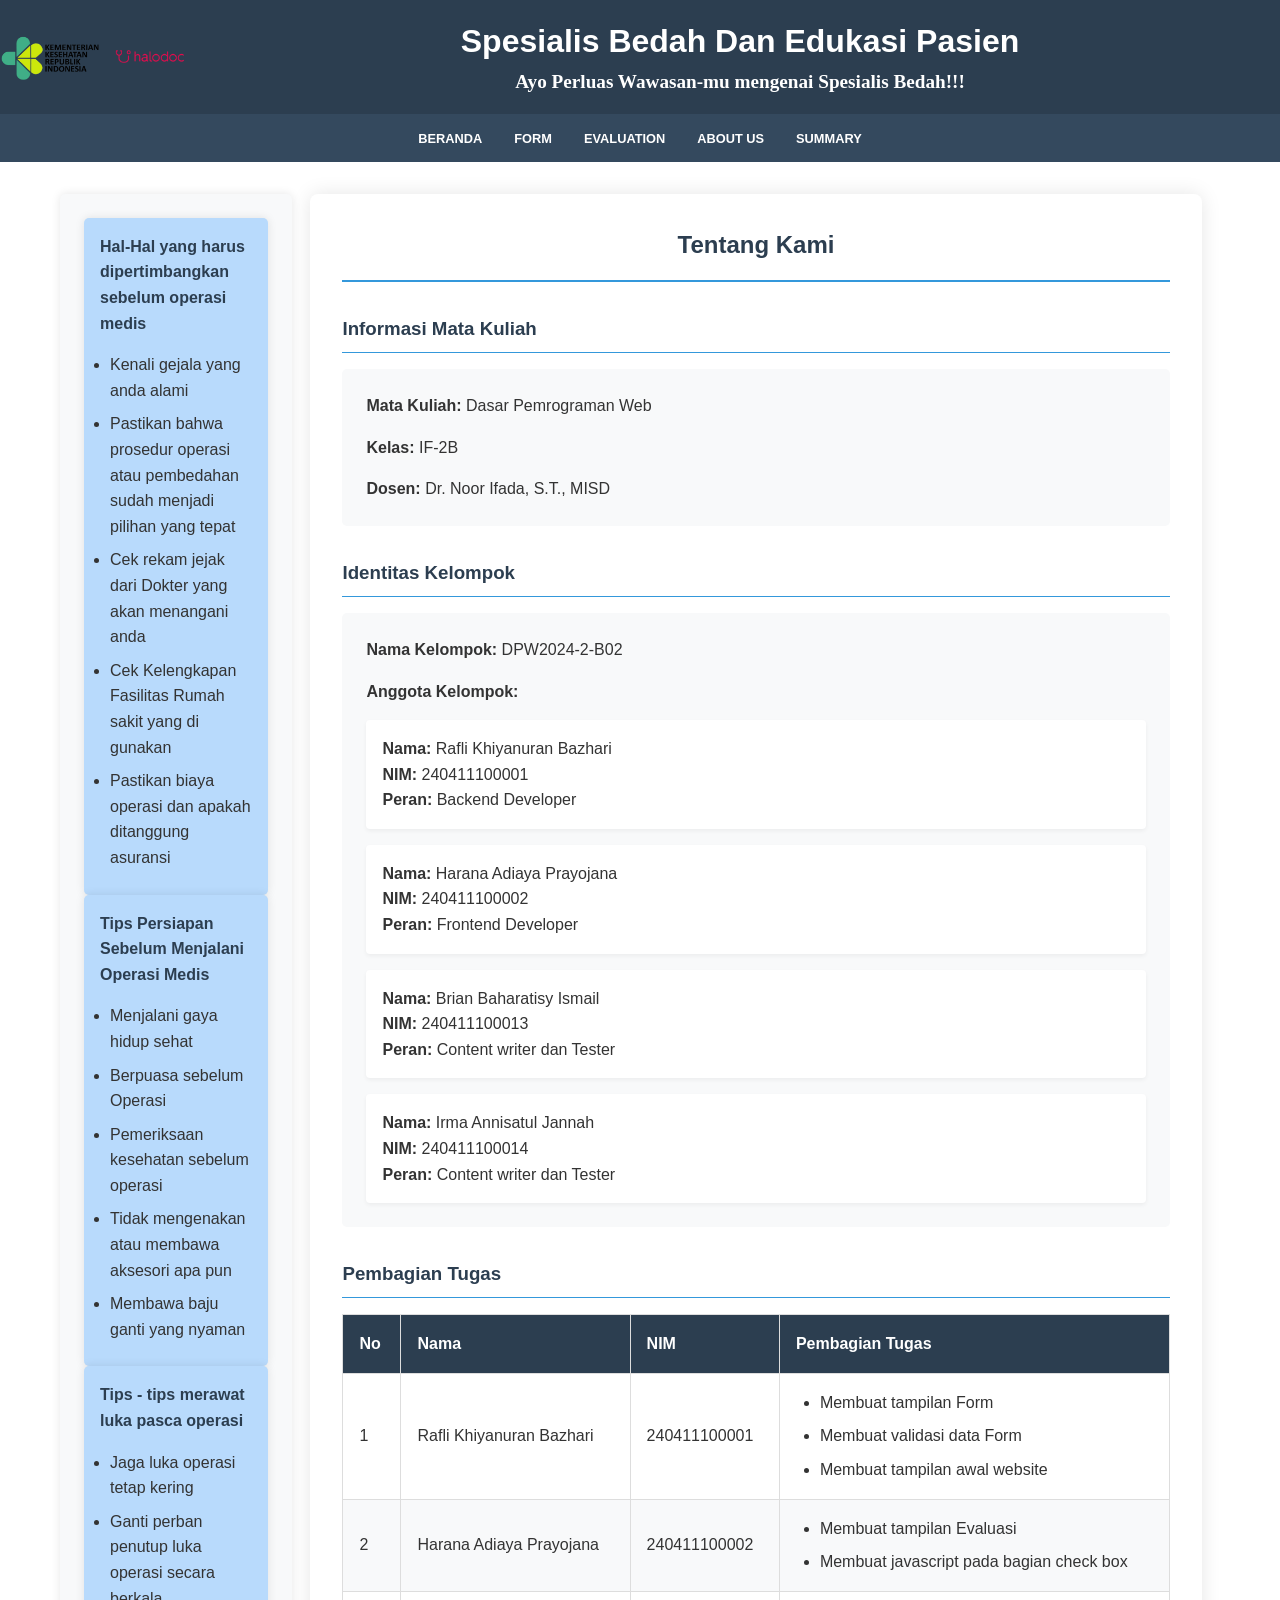
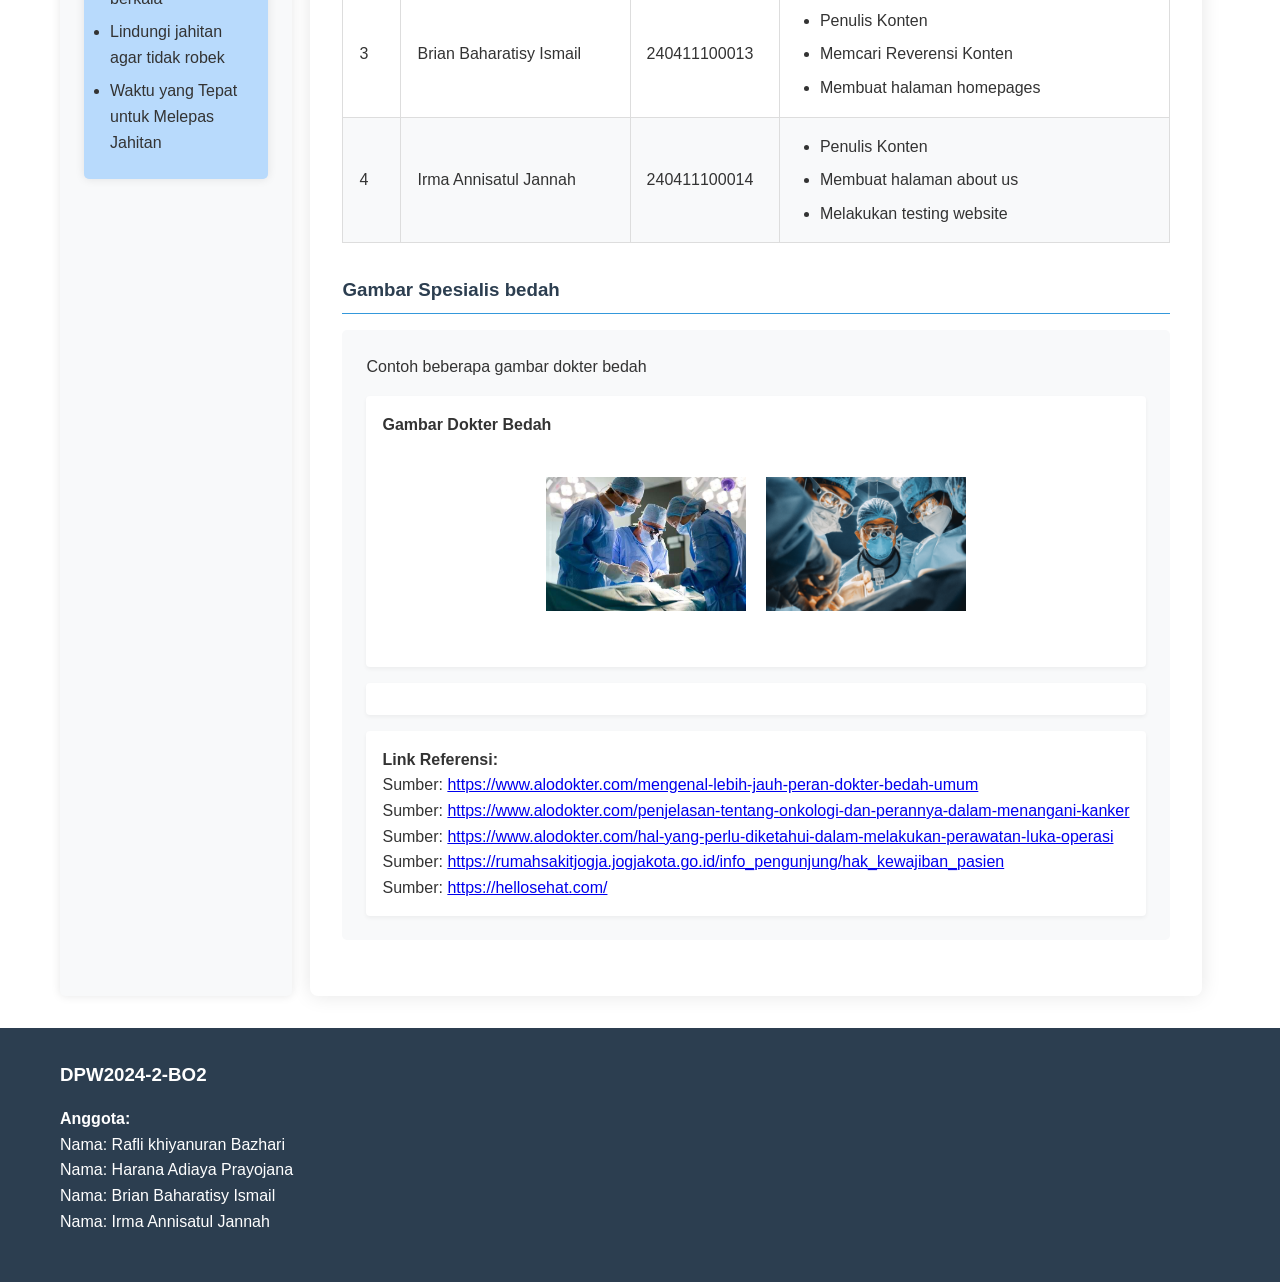
<file: about.html>
<!DOCTYPE html>
<html lang="id">
<head>
    <meta charset="UTF-8">
    <meta name="viewport" content="width=device-width, initial-scale=1.0">
    <meta name="description" content="Deskripsi tentang kami, informasi mata kuliah, identitas kelompok, dan pembagian tugas.">
    <title>Tentang Kami - Spesialis Bedah</title>
    <link rel="stylesheet" href="css/style.css">
    <link rel="stylesheet" href="css/about.css">
</head>
<body>
    <!-- Header -->
    <header class="header">
        <img src="images/logo_kemenkes-removebg-preview.png" alt="Logo Kemenkes" class="logo-kemenkes">
        <img src="images/logohalodoc-removebg-preview.png" alt="Logo Halodoc" class="logo-halodoc">
        <div class="container">
            <div class="text">
                <h1>Spesialis Bedah Dan Edukasi Pasien</h1>
                <h3>Ayo Perluas Wawasan-mu mengenai Spesialis Bedah!!!</h3>
            </div>
        </div>
    </header>

    <!-- Menu Navigasi -->
    <nav class="main-menu">
        <div class="container">
            <ul>
                <li><a href="index.html">BERANDA</a></li>
                <li><a href="form.html">FORM</a></li>
                <li><a href="evaluation.html">EVALUATION</a></li>
                <li><a href="about.html">ABOUT US</a></li>
                <li><a href="summary.html">SUMMARY</a></li>
            </ul>
        </div>
    </nav>

    <!-- Konten Utama -->
    <main class="main-content">
        <div class="container">
            <div class="content-wrapper">
                <!--SideBarr-->
                <aside class="sidebar">
                    <div class="sidebar-box">
                        <div class="widget">
                            <h4>Hal-Hal yang harus dipertimbangkan sebelum operasi medis</h4>
                            <ul style="list-style-type:disc; padding-left:10px;">
                                <li>Kenali gejala yang anda alami</li>
                                <li>Pastikan bahwa prosedur operasi atau pembedahan sudah menjadi pilihan yang tepat</li>
                                <li>Cek rekam jejak dari Dokter yang akan menangani anda</li>
                                <li>Cek Kelengkapan Fasilitas Rumah sakit yang di gunakan</li>
                                <li>Pastikan biaya operasi dan apakah ditanggung asuransi</li>
                            </ul>
                        </div>
                    </div>
                    <div class="sidebar-box">
                        <div class="widget">
                            <h4>Tips Persiapan Sebelum Menjalani Operasi Medis</h4>
                            <ul style="list-style-type:disc; padding-left:10px;">
                                <li>Menjalani gaya hidup sehat</li>
                                <li>Berpuasa sebelum Operasi</li>
                                <li>Pemeriksaan kesehatan sebelum operasi</li>
                                <li>Tidak mengenakan atau membawa aksesori apa pun</li>
                                <li>Membawa baju ganti yang nyaman</li>
                            </ul>
                        </div>
                    </div>
                    <div class="sidebar-box">
                        <div class="widget">
                            <h4>Tips - tips merawat luka pasca operasi</h4>   
                             <ul style="list-style-type:disc; padding-left:10px;">
                                <li>Jaga luka operasi tetap kering</li>
                                <li>Ganti perban penutup luka operasi secara berkala</li>
                                <li>Lindungi jahitan agar tidak robek</li>
                                <li>Waktu yang Tepat untuk Melepas Jahitan</li>
                            </ul>
                        </div>
                    </div>
                </aside>
                <div class="about-container">
                    <h2>Tentang Kami</h2>
                    
                    <!-- Informasi Mata Kuliah -->
                    <section class="course-info">
                        <h3>Informasi Mata Kuliah</h3>
                        <div class="info-card">
                            <p><strong>Mata Kuliah:</strong> Dasar Pemrograman Web</p>
                            <p><strong>Kelas:</strong> IF-2B</p>
                            <p><strong>Dosen:</strong> Dr. Noor Ifada, S.T., MISD</p>
                        </div>
                    </section>

                    <!-- Identitas Kelompok -->
                    <section class="team-info">
                        <h3>Identitas Kelompok</h3>
                        <div class="info-card">
                            <p><strong>Nama Kelompok:</strong> DPW2024-2-B02</p>
                            <p><strong>Anggota Kelompok:</strong></p>
                            <ul class="member-list">
                                <li>
                                    <strong>Nama:</strong> Rafli Khiyanuran Bazhari<br>
                                    <strong>NIM:</strong> 240411100001<br>
                                    <strong>Peran:</strong> Backend Developer
                                </li>
                                <li>
                                    <strong>Nama:</strong> Harana Adiaya Prayojana<br>
                                    <strong>NIM:</strong> 240411100002<br>
                                    <strong>Peran:</strong> Frontend Developer
                                </li>
                                <li>
                                    <strong>Nama:</strong> Brian Baharatisy Ismail<br>
                                    <strong>NIM:</strong> 240411100013<br>
                                    <strong>Peran:</strong> Content writer dan Tester
                                </li>
                                <li>
                                    <strong>Nama:</strong> Irma Annisatul Jannah<br>
                                    <strong>NIM:</strong> 240411100014<br>
                                    <strong>Peran:</strong> Content writer dan Tester
                                </li>
                            </ul>
                        </div>
                    </section>

                    <!-- Pembagian Tugas -->
                    <section class="task-distribution">
                        <h3>Pembagian Tugas</h3>
                        <table class="task-table">
                            <thead>
                                <tr>
                                    <th>No</th>
                                    <th>Nama</th>
                                    <th>NIM</th>
                                    <th>Pembagian Tugas</th>
                                </tr>
                            </thead>
                            <tbody>
                                <tr>
                                    <td>1</td>
                                    <td>Rafli Khiyanuran Bazhari</td>
                                    <td>240411100001</td>
                                    <td>
                                        <ul>
                                            <li>Membuat tampilan Form</li>
                                            <li>Membuat validasi data Form </li>
                                            <li>Membuat tampilan awal website</li>
                                        </ul>
                                    </td>
                                </tr>
                                <tr>
                                    <td>2</td>
                                    <td>Harana Adiaya Prayojana</td>
                                    <td>240411100002</td>
                                    <td>
                                        <ul>
                                            <li>Membuat tampilan Evaluasi</li>
                                            <li>Membuat javascript pada bagian check box</li>
                                        </ul>
                                    </td>
                                </tr>
                                <tr>
                                    <td>3</td>
                                    <td>Brian Baharatisy Ismail</td>
                                    <td>240411100013</td>
                                    <td>
                                        <ul>
                                            <li>Penulis Konten</li>
                                            <li>Memcari Reverensi Konten</li>
                                            <li>Membuat halaman homepages</li>
                                        </ul>
                                    </td>
                                </tr>
                                    <tr>
                                    <td>4</td>
                                    <td>Irma Annisatul Jannah</td>
                                    <td>240411100014</td>
                                    <td>
                                        <ul>
                                            <li>Penulis Konten  </li>
                                            <li>Membuat halaman about us</li>
                                            <li>Melakukan testing website</li>
                                        </ul>
                                    </td>
                                </tr>
                            </tbody>
                        </table>
                    </section>

                    <!-- Sumber Gambar/Video -->
                    <section class="resources">
                        <h3>Gambar Spesialis bedah</h3>
                        <div class="info-card">
                            <p>Contoh beberapa gambar dokter bedah</p>
                            <ul class="resource-list">
                                <li>
                                    <strong>Gambar Dokter Bedah</strong><br>
                                    <div class="image-container">
                                        <img src="images/operasi2.jpg" alt="logooperasi" class="image-container">
                                        <img src="images/operasi.png" alt="logooperasi2" class="image-container">
                                    </div>
                                </li>
                                <li>
                                <li>
                                    <strong>Link Referensi:</strong><br>
                                    Sumber: <a href="https://www.alodokter.com/mengenal-lebih-jauh-peran-dokter-bedah-umum">https://www.alodokter.com/mengenal-lebih-jauh-peran-dokter-bedah-umum</a>
                                    <br>
                                    Sumber: <a href="https://www.alodokter.com/penjelasan-tentang-onkologi-dan-perannya-dalam-menangani-kanker">https://www.alodokter.com/penjelasan-tentang-onkologi-dan-perannya-dalam-menangani-kanker</a>
                                    <br>
                                    Sumber: <a href="https://www.alodokter.com/hal-yang-perlu-diketahui-dalam-melakukan-perawatan-luka-operasi">https://www.alodokter.com/hal-yang-perlu-diketahui-dalam-melakukan-perawatan-luka-operasi</a>
                                    <br>
                                    Sumber: <a href="https://rumahsakitjogja.jogjakota.go.id/info_pengunjung/hak_kewajiban_pasien">https://rumahsakitjogja.jogjakota.go.id/info_pengunjung/hak_kewajiban_pasien</a>
                                    <br>
                                    Sumber: <a href="https://hellosehat.com/">https://hellosehat.com/</a>
                                </li>
                            </ul>
                        </div>
                    </section>
                </div>
            </div>
        </div>
    </main>

    <!-- Footer -->
    <footer class="footer">
        <div class="container">
            <div class="footer-content">
                <div class="footer-section">
                    <h3>DPW2024-2-BO2</h3>
                    <b>Anggota:</b>
                    <p>Nama: Rafli khiyanuran Bazhari</p>
                    <p>Nama: Harana Adiaya Prayojana</p>
                    <p>Nama: Brian Baharatisy Ismail</p>
                    <p>Nama: Irma Annisatul Jannah</p>
                </div>
            </div>
        </div>
    </footer>
</body>
</html>
</file>
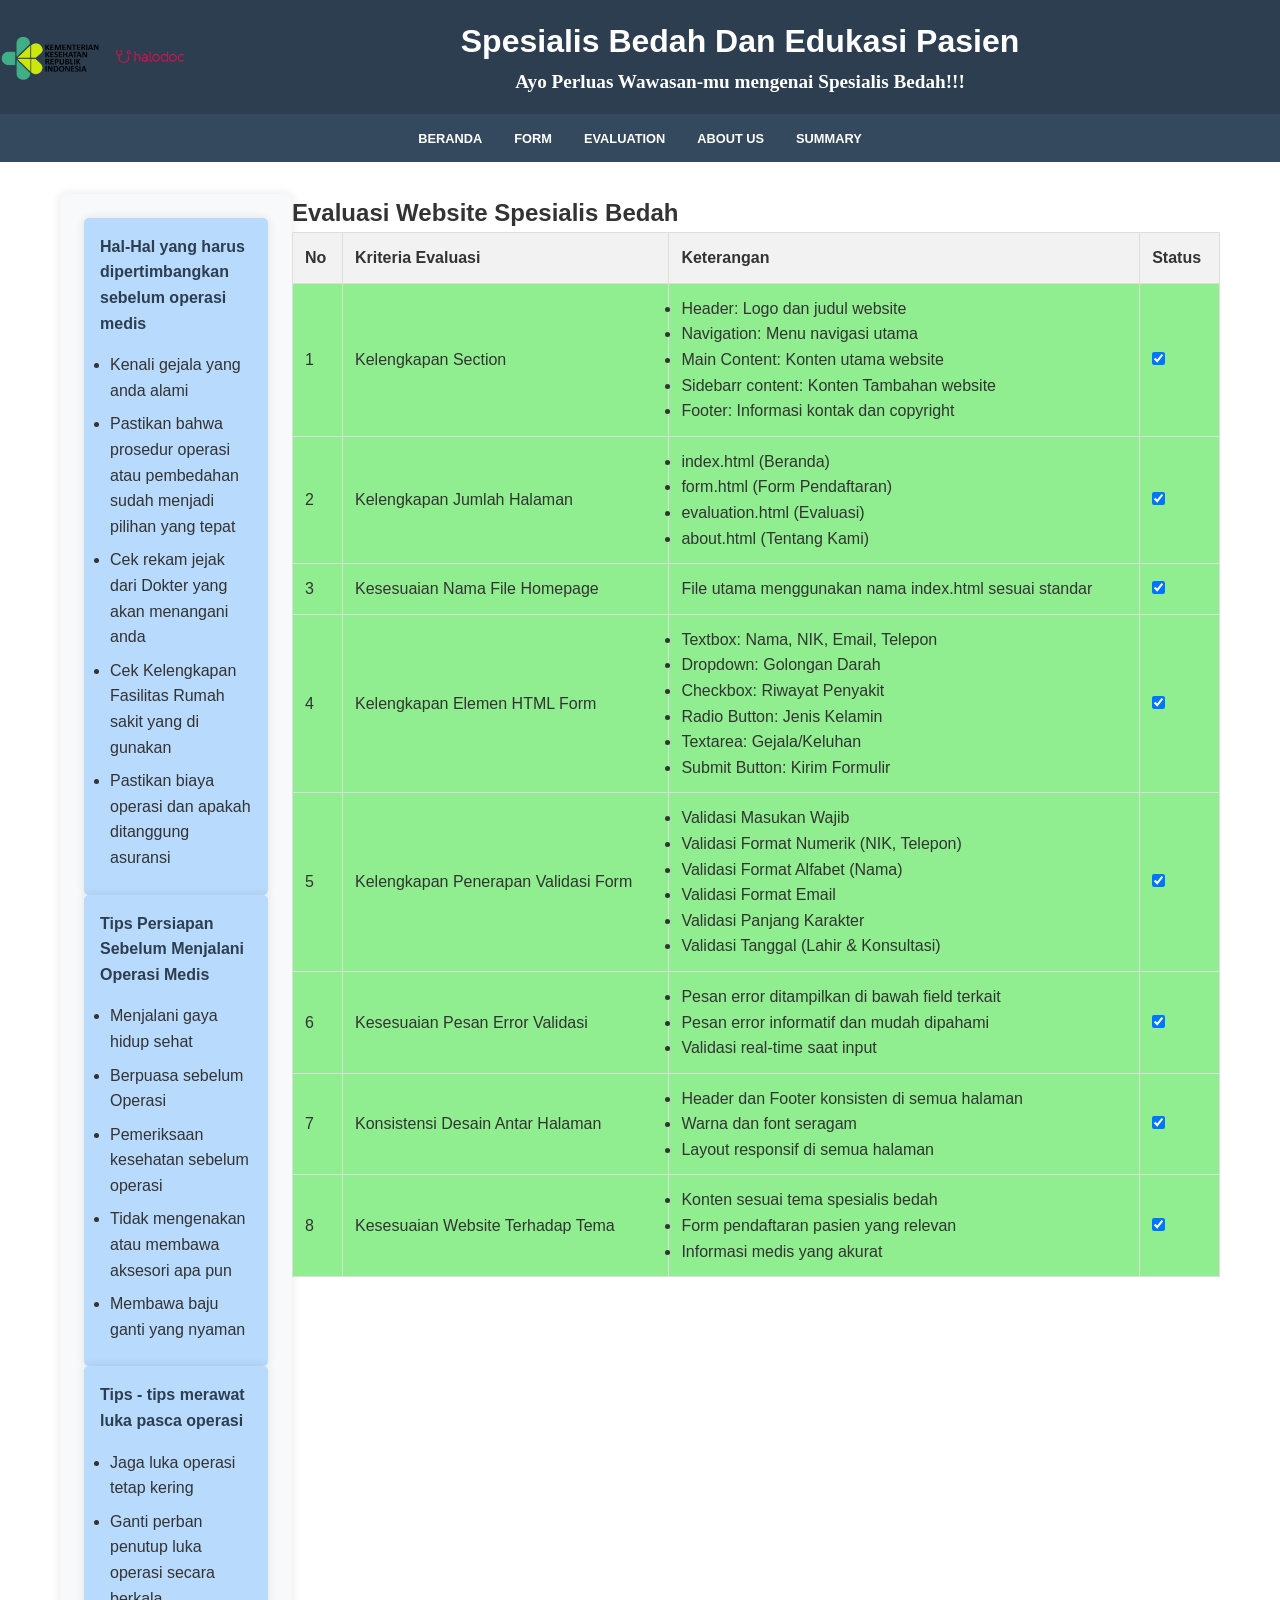
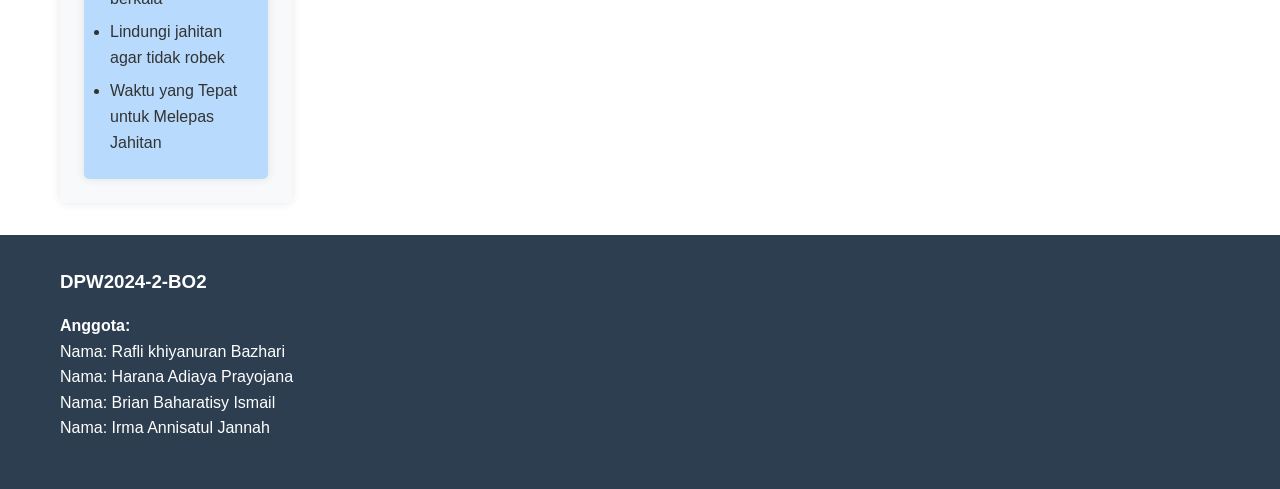
<file: evaluation.html>
<!DOCTYPE html>
<html lang="id">
<head>
    <meta charset="UTF-8">
    <meta name="viewport" content="width=device-width, initial-scale=1.0">
    <meta name="description" content="Halaman Kesesuaian Website.">
    <title>Evaluasi Website - Spesialis Bedah</title>
    <link rel="stylesheet" href="css/style.css">
    <link rel="stylesheet" href="css/evaluation.css">
</head>
<body>
    <!-- Header -->
    <header class="header">
        <img src="images/logo_kemenkes-removebg-preview.png" alt="Logo Kemenkes" class="logo-kemenkes">
        <img src="images/logohalodoc-removebg-preview.png" alt="Logo Halodoc" class="logo-halodoc">
        <div class="container">
            <div class="text">
                <h1 style="color:white; margin-bottom:0px;">Spesialis Bedah Dan Edukasi Pasien</h1>
                <h3>Ayo Perluas Wawasan-mu mengenai Spesialis Bedah!!!</h3>
            </div>
        </div>
    </header>

    <!-- Menu Navigasi -->
    <nav class="main-menu">
        <div class="container">
            <ul>
                <li><a href="index.html">BERANDA</a></li>
                <li><a href="form.html">FORM</a></li>
                <li><a href="evaluation.html">EVALUATION</a></li>
                <li><a href="about.html">ABOUT US</a></li>
                <li><a href="summary.html">SUMMARY</a></li>
            </ul>
        </div>
    </nav>

    <!-- Konten Utama -->
    <main class="main-content">
        <div class="container">
            <div class="content-wrapper">
                <!--SideBarr-->
                <aside class="sidebar">
                    <div class="sidebar-box">
                        <div class="widget">
                            <h4>Hal-Hal yang harus dipertimbangkan sebelum operasi medis</h4>
                            <ul style="list-style-type:disc; padding-left:10px;">
                                <li>Kenali gejala yang anda alami</li>
                                <li>Pastikan bahwa prosedur operasi atau pembedahan sudah menjadi pilihan yang tepat</li>
                                <li>Cek rekam jejak dari Dokter yang akan menangani anda</li>
                                <li>Cek Kelengkapan Fasilitas Rumah sakit yang di gunakan</li>
                                <li>Pastikan biaya operasi dan apakah ditanggung asuransi</li>
                            </ul>
                        </div>
                    </div>
                    <div class="sidebar-box">
                        <div class="widget">
                            <h4>Tips Persiapan Sebelum Menjalani Operasi Medis</h4>
                            <ul style="list-style-type:disc; padding-left:10px;">
                                <li>Menjalani gaya hidup sehat</li>
                                <li>Berpuasa sebelum Operasi</li>
                                <li>Pemeriksaan kesehatan sebelum operasi</li>
                                <li>Tidak mengenakan atau membawa aksesori apa pun</li>
                                <li>Membawa baju ganti yang nyaman</li>
                            </ul>
                        </div>
                    </div>
                    <div class="sidebar-box">
                        <div class="widget">
                            <h4>Tips - tips merawat luka pasca operasi</h4>   
                             <ul style="list-style-type:disc; padding-left:10px;">
                                <li>Jaga luka operasi tetap kering</li>
                                <li>Ganti perban penutup luka operasi secara berkala</li>
                                <li>Lindungi jahitan agar tidak robek</li>
                                <li>Waktu yang Tepat untuk Melepas Jahitan</li>
                            </ul>
                        </div>
                    </div>
                </aside>
                <div class="evaluation-container">
                    <h2>Evaluasi Website Spesialis Bedah</h2>
                    <table class="evaluation-table">
                        <thead>
                            <tr>
                                <th>No</th>
                                <th>Kriteria Evaluasi</th>
                                <th>Keterangan</th>
                                <th>Status</th>
                            </tr>
                        </thead>
                        <tbody>
                            <tr>
                                <td>1</td>
                                <td>Kelengkapan Section</td>
                                <td>
                                    <ul>
                                        <li>Header: Logo dan judul website</li>
                                        <li>Navigation: Menu navigasi utama</li>
                                        <li>Main Content: Konten utama website</li>
                                        <li>Sidebarr content: Konten Tambahan website</li>
                                        <li>Footer: Informasi kontak dan copyright</li>
                                    </ul>
                                </td>
                                <td><input type="checkbox" onchange="change(this)" checked></td>
                            </tr>
                            <tr>
                                <td>2</td>
                                <td>Kelengkapan Jumlah Halaman</td>
                                <td>
                                    <ul>
                                        <li>index.html (Beranda)</li>
                                        <li>form.html (Form Pendaftaran)</li>
                                        <li>evaluation.html (Evaluasi)</li>
                                        <li>about.html (Tentang Kami)</li>
                                    </ul>
                                </td>
                                <td>
                                    <input type="checkbox" onchange="change(this)" checked>
                                </td>
                            </tr>
                            <tr>
                                <td>3</td>
                                <td>Kesesuaian Nama File Homepage</td>
                                <td>File utama menggunakan nama index.html sesuai standar</td>
                                <td>
                                    <input type="checkbox" onchange="change(this)" checked>
                                </td>
                            </tr>
                            <tr>
                                <td>4</td>
                                <td>Kelengkapan Elemen HTML Form</td>
                                <td>
                                    <ul>
                                        <li>Textbox: Nama, NIK, Email, Telepon</li>
                                        <li>Dropdown: Golongan Darah</li>
                                        <li>Checkbox: Riwayat Penyakit</li>
                                        <li>Radio Button: Jenis Kelamin</li>
                                        <li>Textarea: Gejala/Keluhan</li>
                                        <li>Submit Button: Kirim Formulir</li>
                                    </ul>
                                </td>
                                <td>
                                    <input type="checkbox" onchange="change(this)" checked>
                                </td>
                            </tr>
                            <tr>
                                <td>5</td>
                                <td>Kelengkapan Penerapan Validasi Form</td>
                                <td>
                                    <ul>
                                        <li>Validasi Masukan Wajib</li>
                                        <li>Validasi Format Numerik (NIK, Telepon)</li>
                                        <li>Validasi Format Alfabet (Nama)</li>
                                        <li>Validasi Format Email</li>
                                        <li>Validasi Panjang Karakter</li>
                                        <li>Validasi Tanggal (Lahir & Konsultasi)</li>
                                    </ul>
                                </td>
                                <td>
                                    <input type="checkbox" onchange="change(this)" checked>
                                </td>
                            </tr>
                            <tr>
                                <td>6</td>
                                <td>Kesesuaian Pesan Error Validasi</td>
                                <td>
                                    <ul>
                                        <li>Pesan error ditampilkan di bawah field terkait</li>
                                        <li>Pesan error informatif dan mudah dipahami</li>
                                        <li>Validasi real-time saat input</li>
                                    </ul>
                                </td>
                                <td>
                                    <input type="checkbox" onchange="change(this)" checked>
                                </td>
                            </tr>
                            <tr>
                                <td>7</td>
                                <td>Konsistensi Desain Antar Halaman</td>
                                <td>
                                    <ul>
                                        <li>Header dan Footer konsisten di semua halaman</li>
                                        <li>Warna dan font seragam</li>
                                        <li>Layout responsif di semua halaman</li>
                                    </ul>
                                </td>
                                <td>
                                    <input type="checkbox" onchange="change(this)" checked>
                                </td>
                            </tr>
                            <tr>
                                <td>8</td>
                                <td>Kesesuaian Website Terhadap Tema</td>
                                <td>
                                    <ul>
                                        <li>Konten sesuai tema spesialis bedah</li>
                                        <li>Form pendaftaran pasien yang relevan</li>
                                        <li>Informasi medis yang akurat</li>
                                    </ul>
                                </td>
                                <td>
                                    <input type="checkbox" onchange="change(this)" checked>
                                </td>
                            </tr>
                        </tbody>
                    </table>
                </div>
            </div>
        </div>
    </main>

    <!-- Footer -->
    <footer class="footer">
        <div class="container">
            <div class="footer-content">
                <div class="footer-section">
                    <h3>DPW2024-2-BO2</h3>
                    <b>Anggota:</b>
                    <p>Nama: Rafli khiyanuran Bazhari</p>
                    <p>Nama: Harana Adiaya Prayojana</p>
                    <p>Nama: Brian Baharatisy Ismail</p>
                    <p>Nama: Irma Annisatul Jannah</p>
                </div>
            </div>
        </div>
    </footer>
    <script src="js/evaluation.js"></script>
</body>
</html>
</file>
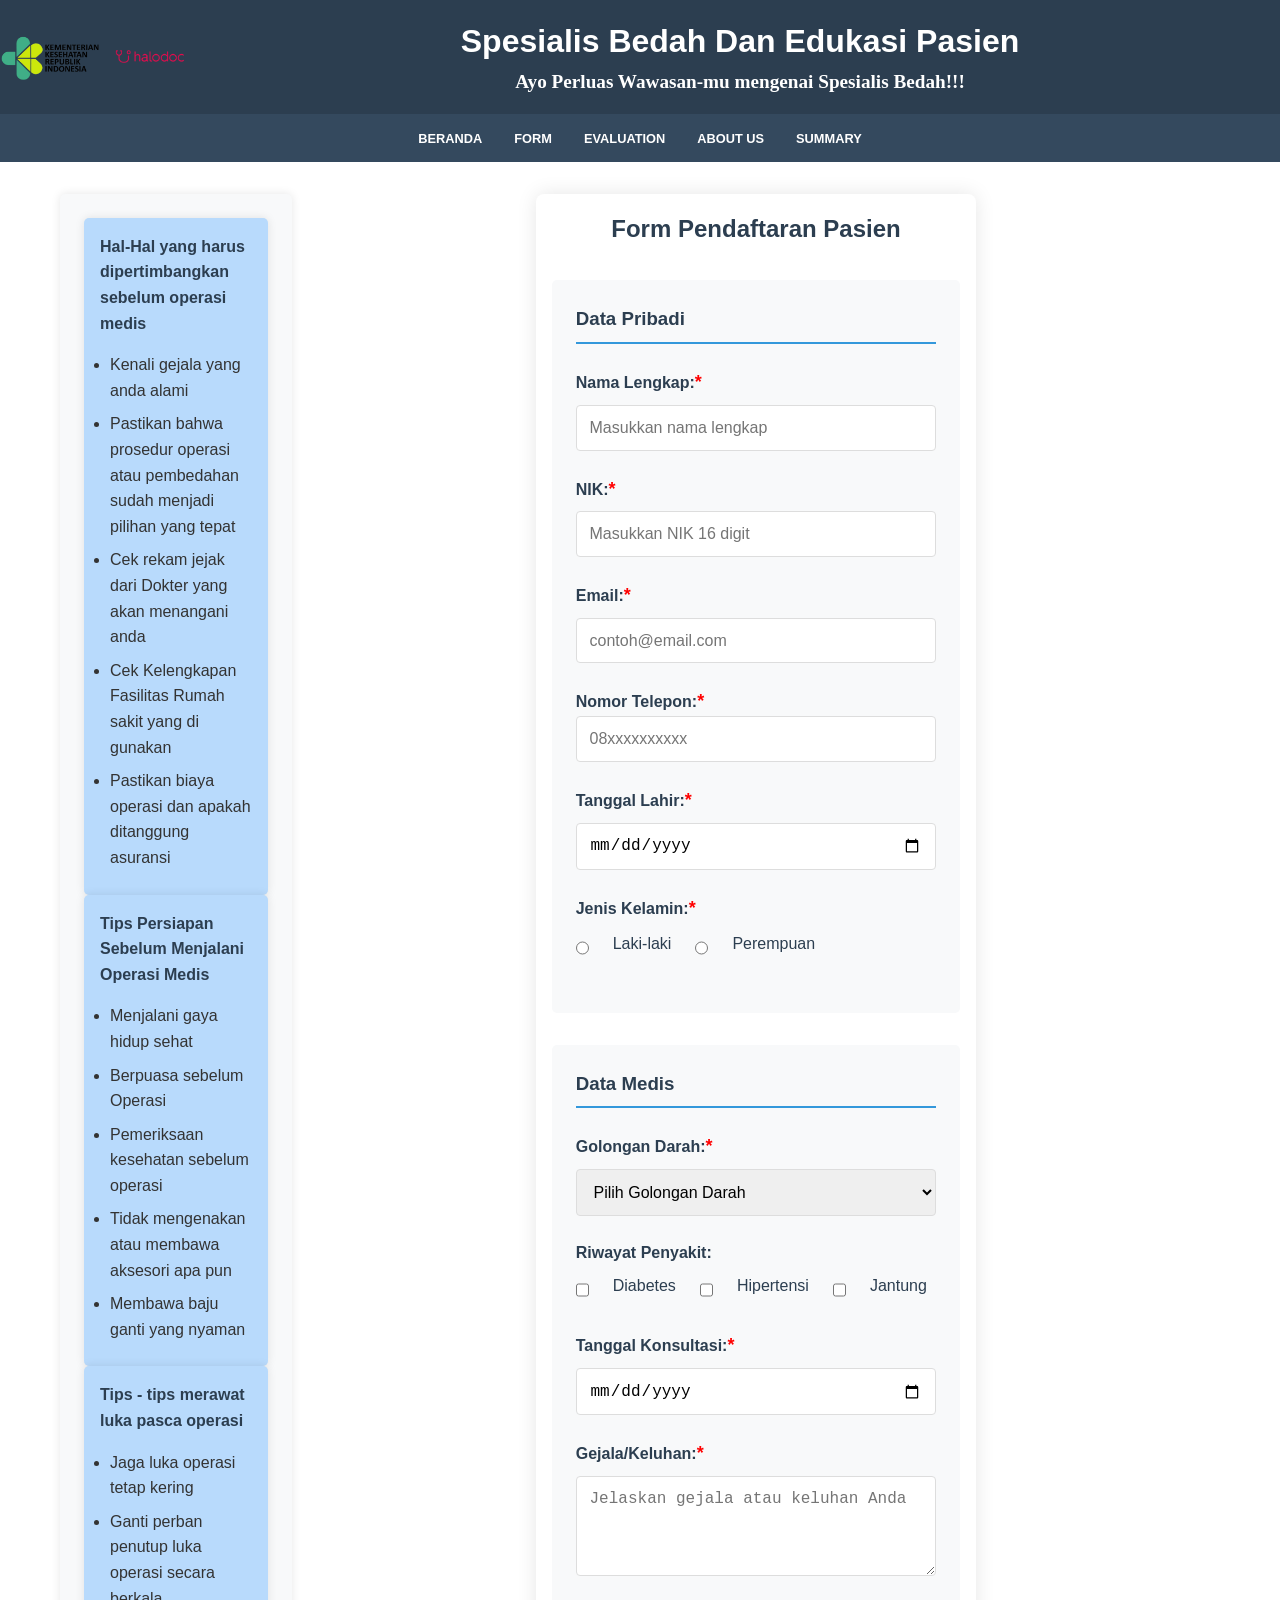
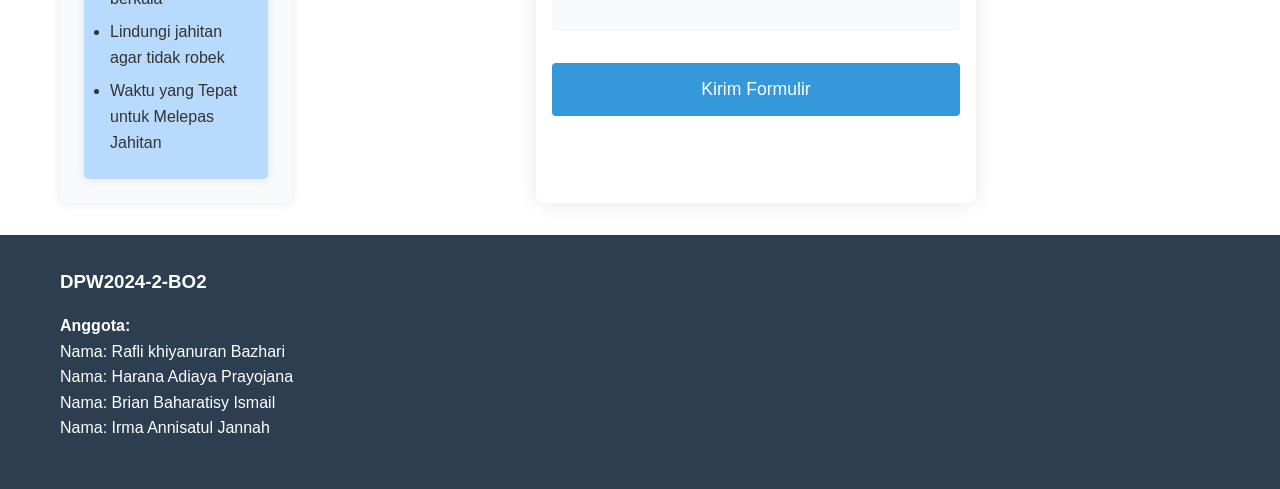
<file: form.html>
<!DOCTYPE html>
<html lang="id">
<head>
    <meta charset="UTF-8">
    <meta name="viewport" content="width=device-width, initial-scale=1.0">
    <meta name="description" content="Form pendaftaran pasien untuk spesialis bedah. Isi data pribadi dan konsultasi.">
    <title>Form Pendaftaran - Spesialis Bedah</title>
    <link rel="stylesheet" href="css/style.css">
    <link rel="stylesheet" href="css/form.css">
</head>
<body>
    <!-- Header -->
    <header class="header">
        <img src="images/logo_kemenkes-removebg-preview.png" alt="Logo Kemenkes" class="logo-kemenkes">
        <img src="images/logohalodoc-removebg-preview.png" alt="Logo Halodoc" class="logo-halodoc">
        <div class="container">
            <div class="text">
                <h1>Spesialis Bedah Dan Edukasi Pasien</h1>
                <h3>Ayo Perluas Wawasan-mu mengenai Spesialis Bedah!!!</h3>
            </div>
        </div>
    </header>

    <!-- Menu Navigasi -->
    <nav class="main-menu">
        <div class="container">
            <ul>
                <li><a href="index.html">BERANDA</a></li>
                <li><a href="form.html">FORM</a></li>
                <li><a href="evaluation.html">EVALUATION</a></li>
                <li><a href="about.html">ABOUT US</a></li>
                <li><a href="summary.html">SUMMARY</a></li>
            </ul>
        </div>
    </nav>

    <!-- Konten Utama -->
    <main class="main-content">
        <div class="container">
            <div class=content-wrapper>
                <!--SideBarr-->
                <aside class="sidebar">
                    <div class="sidebar-box">
                        <div class="widget">
                            <h4>Hal-Hal yang harus dipertimbangkan sebelum operasi medis</h4>
                            <ul style="list-style-type:disc; padding-left:10px;">
                                <li>Kenali gejala yang anda alami</li>
                                <li>Pastikan bahwa prosedur operasi atau pembedahan sudah menjadi pilihan yang tepat</li>
                                <li>Cek rekam jejak dari Dokter yang akan menangani anda</li>
                                <li>Cek Kelengkapan Fasilitas Rumah sakit yang di gunakan</li>
                                <li>Pastikan biaya operasi dan apakah ditanggung asuransi</li>
                            </ul>
                        </div>
                    </div>
                    <div class="sidebar-box">
                        <div class="widget">
                            <h4>Tips Persiapan Sebelum Menjalani Operasi Medis</h4>
                            <ul style="list-style-type:disc; padding-left:10px;">
                                <li>Menjalani gaya hidup sehat</li>
                                <li>Berpuasa sebelum Operasi</li>
                                <li>Pemeriksaan kesehatan sebelum operasi</li>
                                <li>Tidak mengenakan atau membawa aksesori apa pun</li>
                                <li>Membawa baju ganti yang nyaman</li>
                            </ul>
                        </div>
                    </div>
                    <div class="sidebar-box">
                        <div class="widget">
                            <h4>Tips - tips merawat luka pasca operasi</h4>   
                             <ul style="list-style-type:disc; padding-left:10px;">
                                <li>Jaga luka operasi tetap kering</li>
                                <li>Ganti perban penutup luka operasi secara berkala</li>
                                <li>Lindungi jahitan agar tidak robek</li>
                                <li>Waktu yang Tepat untuk Melepas Jahitan</li>
                            </ul>
                        </div>
                    </div>
                </aside>
                <div class="form-container">
                    <h2>Form Pendaftaran Pasien</h2>
                    <form id="patientForm" onsubmit="return validateForm(event)"> 
                        <!-- Data Pribadi -->
                        <div class="form-section">
                            <h3>Data Pribadi</h3>
                            
                            <div class="form-group">
                                <label for="fullName">Nama Lengkap:<a style="color:red; font-size:large;">*</a></label>
                                <input type="text" id="fullName" name="fullName" placeholder="Masukkan nama lengkap">
                                <span class="error" id="fullNameError"></span>
                            </div>

                        <div class="form-group">
                            <label for="nik">NIK:<a style="color:red; font-size:large;">*</a></label>
                            <input type="text" id="nik" name="nik" placeholder="Masukkan NIK 16 digit">
                            <span class="error" id="nikError"></span>
                        </div>

                        <div class="form-group">
                            <label for="email">Email:<a style="color:red; font-size:large;">*</a></label>
                            <input type="text" id="email" name="email" placeholder="contoh@email.com">
                            <span class="error" id="emailError"></span>
                        </div>

                        <div class="form-group">
                            <label for="phone">Nomor Telepon:<a style="color:red; font-size:large;">*</a>
                            <input type="text" id="phone" name="phone" placeholder="08xxxxxxxxxx">
                            <span class="error" id="phoneError"></span>
                        </div>

                            <div class="form-group">
                                <label for="birthDate">Tanggal Lahir:<a style="color:red; font-size:large;">*</a></label>
                                <input type="date" id="birthDate" name="birthDate">
                                <span class="error" id="birthDateError"></span>
                            </div>

                            <div class="form-group">
                                <label>Jenis Kelamin:<a style="color:red; font-size:large;">*</a></label>
                                <div class="radio-group">
                                    <input type="radio" id="male" name="gender" value="Laki-laki">
                                    <label for="male">Laki-laki</label>
                                    <input type="radio" id="female" name="gender" value="Perempuan">
                                    <label for="female">Perempuan</label>
                                </div>
                                <span class="error" id="genderError"></span>
                            </div>
                        </div>

                        <!-- Data Medis -->
                        <div class="form-section">
                            <h3>Data Medis</h3>

                            <div class="form-group">
                                <label for="bloodType">Golongan Darah:<a style="color:red; font-size:large;">*</a></label>
                                <select id="bloodType" name="bloodType">
                                    <option value="">Pilih Golongan Darah</option>
                                    <option value="A">A</option>
                                    <option value="B">B</option>
                                    <option value="AB">AB</option>
                                    <option value="O">O</option>
                                </select>
                                <span class="error" id="bloodTypeError"></span>
                            </div>

                            <div class="form-group">
                                <label>Riwayat Penyakit:</label>
                                <div class="checkbox-group">
                                    <input type="checkbox" id="diabetes" name="diseases" value="Diabetes">
                                    <label for="diabetes">Diabetes</label>
                                    <input type="checkbox" id="hypertension" name="diseases" value="Hipertensi">
                                    <label for="hypertension">Hipertensi</label>
                                    <input type="checkbox" id="heart" name="diseases" value="Jantung">
                                    <label for="heart">Jantung</label>
                                </div>
                                <span class="error" id="diseasesError"></span>
                            </div>

                            <div class="form-group">
                                <label for="appointmentDate">Tanggal Konsultasi:<a style="color:red; font-size:large;">*</a></label>
                                <input type="date" id="appointmentDate" name="appointmentDate">
                                <span class="error" id="appointmentDateError"></span>
                            </div>

                            <div class="form-group">
                                <label for="symptoms">Gejala/Keluhan:<a style="color:red; font-size:large;">*</a></label>
                                <textarea id="symptoms" name="symptoms" rows="4" placeholder="Jelaskan gejala atau keluhan Anda"></textarea>
                                <span class="error" id="symptomsError"></span>
                            </div>
                        </div>

                        <div class="form-group">
                            <button type="submit" class="submit-btn">Kirim Formulir</button>
                        </div>
                    </form>
                </div>
            </div>
        </div>
    </main>

    <!-- Footer -->
    <footer class="footer">
        <div class="container">
            <div class="footer-content">
                <div class="footer-section">
                    <h3>DPW2024-2-BO2</h3>
                    <b>Anggota:</b>
                    <p>Nama: Rafli khiyanuran Bazhari</p>
                    <p>Nama: Harana Adiaya Prayojana</p>
                    <p>Nama: Brian Baharatisy Ismail</p>
                    <p>Nama: Irma Annisatul Jannah</p>
                </div>
            </div>
        </div>
    </footer>

    <script src="js/validasiForm.js"></script>
</body>
</html>
</file>
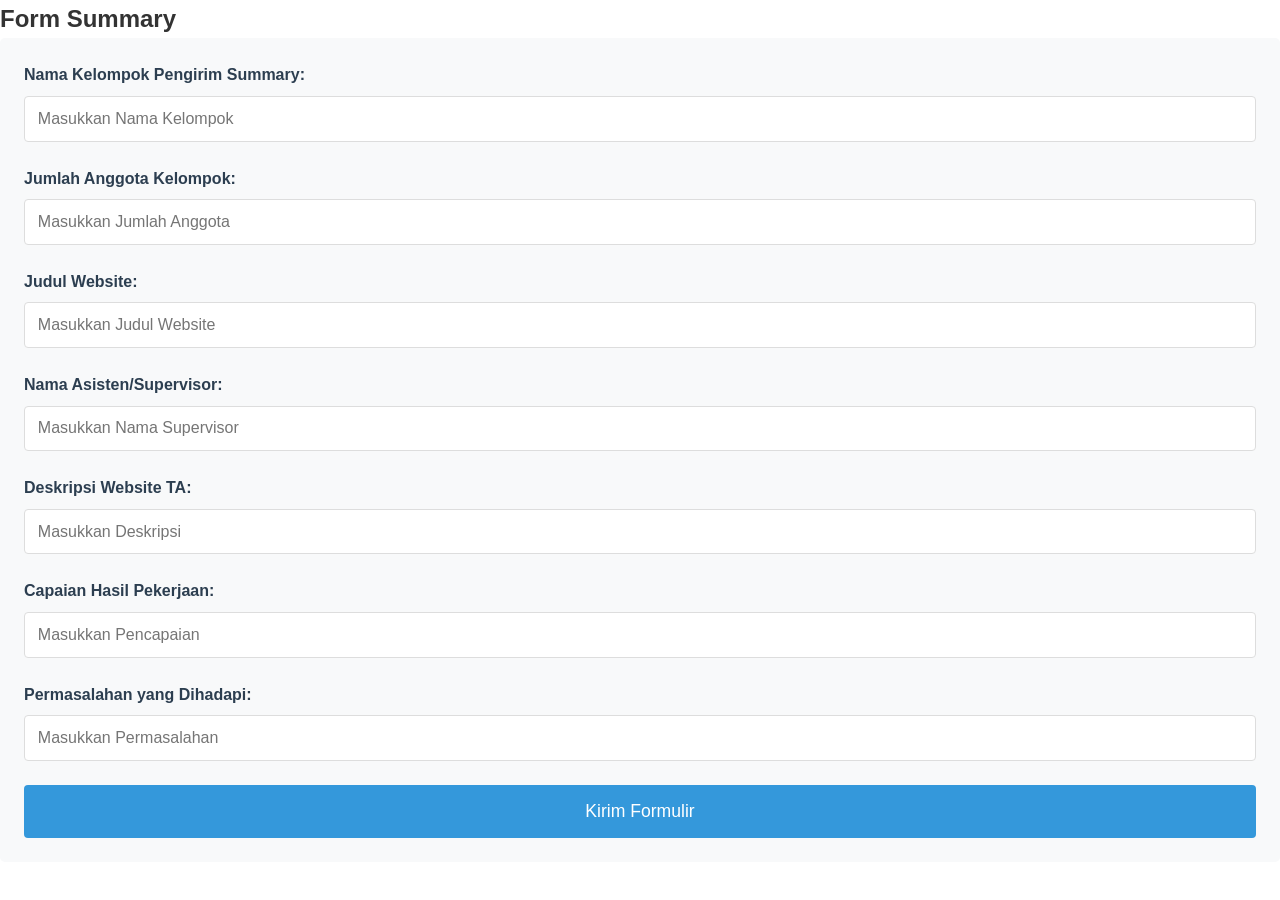
<file: summary.html>
<!DOCTYPE html>
<html>
<head>
  <meta charset="utf-8">
  <meta name="viewport" content="width=device-width, initial-scale=1">
  <title>Summary</title>
  <link rel="stylesheet" href="css/style.css">
  <link rel="stylesheet" href="css/form.css">
</head>
<body>
  <h2>Form Summary</h2>

  <form id="summaryForm">
    <div class="form-section">

      <div class="form-group">
        <label for="groupName">Nama Kelompok Pengirim Summary:</label>
        <input type="text" id="groupName" name="groupName" placeholder="Masukkan Nama Kelompok">
        <span class="error" id="groupNameError"></span>
      </div>

      <div class="form-group">
        <label for="memberCount">Jumlah Anggota Kelompok:</label>
        <input type="text" id="memberCount" name="memberCount" placeholder="Masukkan Jumlah Anggota">
        <span class="error" id="memberCountError"></span>
      </div>

      <div class="form-group">
        <label for="websiteTitle">Judul Website:</label>
        <input type="text" id="websiteTitle" name="websiteTitle" placeholder="Masukkan Judul Website">
        <span class="error" id="websiteTitleError"></span>
      </div>

      <div class="form-group">
        <label for="supervisorName">Nama Asisten/Supervisor:</label>
        <input type="text" id="supervisorName" name="supervisorName" placeholder="Masukkan Nama Supervisor">
        <span class="error" id="supervisorNameError"></span>
      </div>

      <div class="form-group">
        <label for="description">Deskripsi Website TA:</label>
        <input type="text" id="description" name="description" placeholder="Masukkan Deskripsi">
        <span class="error" id="descriptionError"></span>
      </div>

      <div class="form-group">
        <label for="progress">Capaian Hasil Pekerjaan:</label>
        <input type="text" id="progress" name="progress" placeholder="Masukkan Pencapaian">
        <span class="error" id="progressError"></span>
      </div>

      <div class="form-group">
        <label for="problems">Permasalahan yang Dihadapi:</label>
        <input type="text" id="problems" name="problems" placeholder="Masukkan Permasalahan">
        <span class="error" id="problemsError"></span>
      </div>

      <button type="submit" class="submit-btn">Kirim Formulir</button>

    </div>
  </form>

  <script src="js/summary.js"></script>
</body>
</html>
</file>
<file: css/style.css>
/* Reset CSS */
* {
    margin: 0;
    padding: 0;
    box-sizing: border-box;
}

body {
    font-family: Arial, sans-serif;
    line-height: 1.6;
    color: #333;
}

.container {
    max-width: 1200px;
    margin: 0 auto;
    padding: 0 20px;
    display:flex;
}

/* Header */
.header {
    background-color: #2c3e50;
    color: white;
    padding: 1rem 0;
    align-items: center;
    display: flex;
}

.text {
    margin: 0;
    text-align: center;
    color:white; 
    margin-bottom:0px;
}

.text h1 {
    font-size: 2rem;
}

.text h3{
    font-family:"monotype corsiva", cursive;
    font-size: 1.2rem;
}

.logo-kemenkes{
    width: 100px;
}

.logo-halodoc{
    width: 100px;
}

/* Menu Navigasi */
.main-menu {
    background-color: #34495e;
    padding: 0.7rem 0;
    align-items:center;
    display: flex;
}

.main-menu ul {
    list-style: none;
    display: flex;
    justify-content: center;
}

.main-menu li {
    margin: 0 1rem;
}

.main-menu a {
    color: white;
    text-decoration: none;
    font-weight: bold;
    transition: color 0.3s;
    font-size: 0.8rem;
}

.main-menu a:hover {
    color: #3498db;
}

/* Konten Utama */
.main-content {
    padding: 2rem 0;
}

.content-wrapper {
    display: grid;
    grid-template-columns: 1fr 4fr;
}

.content {
    background-color: #fff;
    padding: 2rem;
    border-radius: 5px;
    box-shadow: 0 0 10px rgba(0,0,0,0.1);
}

.content h2 {
    color: #2c3e50;
    margin-bottom: 1rem;
}

/* Sidebar */
.sidebar {
    background-color: #f8f9fa;
    padding: 1.5rem;
    border-radius: 5px;
    box-shadow: 0 0 10px rgba(0,0,0,0.1);
}

.widget h3 {
    color: #2c3e50;
    margin-bottom: 1rem;
}
.widget h4 {
    color: #2c3e50;
    margin-bottom: 1rem;
}

.widget ul {
    list-style: none;
}

.widget li {
    margin-bottom: 0.5rem;
}
.sidebar-box{
    background-color:#b8dafc;
    padding: 1rem;
    border-radius: 5px;
    box-shadow: 0 0 10px rgba(0,0,0,0.1);
}

/* Footer */
.footer {
    background-color: #2c3e50;
    color: white;
    padding: 2rem 0 1rem;
}

.footer-content {
    display: grid;
    grid-template-columns: repeat(2, 1fr);
    gap: 2rem;
    margin-bottom: 2rem;
}

.footer-section h3 {
    margin-bottom: 1rem;
}

.social-links a {
    color: white;
    text-decoration: none;
    margin-right: 1rem;
}

.social-links a:hover {
    color: #3498db;
}

.footer-bottom {
    text-align: center;
    padding-top: 1rem;
    border-top: 1px solid rgba(255,255,255,0.1);
}

/* Mengatur ukuran gambar konten */
.content img {
    max-width: 100%;
    height: auto;
    width: 400px;
    display: block;
    margin: 20px auto;
}

/* Mengatur ukuran gambar di about page */
.image-container {
    display: flex;
    justify-content: center;
    gap: 20px;
    margin: 20px 0;
}

.image-container img {
    max-width: 100%;
    height: auto;
    width: 200px;
}
</file>
<file: css/about.css>
/* Menampilkan Informasi tentang Mata Kuliah */
.about-container {
    max-width: 1000px;
    margin: 0 auto;
    padding: 2rem;
    background-color: #fff;
    border-radius: 8px;
    box-shadow: 0 0 20px rgba(0,0,0,0.1);
}

.about-container h2 {
    text-align: center;
    color: #2c3e50;
    margin-bottom: 2rem;
    padding-bottom: 1rem;
    border-bottom: 2px solid #3498db;
}

.about-container h3 {
    color: #2c3e50;
    margin: 2rem 0 1rem;
    padding-bottom: 0.5rem;
    border-bottom: 1px solid #3498db;
}

/*Menampilkan informasi tentang tim pengembang */
.info-card {
    background-color: #f8f9fa;
    padding: 1.5rem;
    border-radius: 5px;
    margin-bottom: 1.5rem;
}

.info-card p {
    margin-bottom: 1rem;
}

.info-card p:last-child {
    margin-bottom: 0;
}

.member-list {
    list-style: none;
    padding: 0;
}

.member-list li {
    background-color: #fff;
    padding: 1rem;
    margin-bottom: 1rem;
    border-radius: 4px;
    box-shadow: 0 2px 4px rgba(0,0,0,0.05);
}

.member-list li:last-child {
    margin-bottom: 0;
}

.task-table {
    width: 100%;
    border-collapse: collapse;
    margin: 1rem 0;
}

.task-table th,
.task-table td {
    padding: 1rem;
    border: 1px solid #ddd;
    text-align: left;
}

.task-table th {
    background-color: #2c3e50;
    color: white;
    font-weight: bold;
}

.task-table tr:nth-child(even) {
    background-color: #f8f9fa;
}

.task-table tr:hover {
    background-color: #f1f1f1;
}

.task-table td ul {
    margin: 0;
    padding-left: 1.5rem;
}

.task-table td ul li {
    margin-bottom: 0.5rem;
}

.task-table td ul li:last-child {
    margin-bottom: 0;
}

/* Menampilkann Daftar Sumber reverensi */
.resource-list {
    list-style: none;
    padding: 0;
}

.resource-list li {
    margin-bottom: 1rem;
    padding: 1rem;
    background-color: #fff;
    border-radius: 4px;
    box-shadow: 0 2px 4px rgba(0,0,0,0.05);
}

.resource-list li:last-child {
    margin-bottom: 0;
}
</file>
<file: css/evaluation.css>
body {
    font-family: Arial, sans-serif;
    line-height: 1.6;
}

h1 {
    color: #2c3e50;
    text-align: center;
    margin-bottom: 30px;
}

/* untuk mengatur tampilan table */
table {
    width: 100%;
    border-collapse: collapse;
    margin-bottom: 30px;
}

th, td {
    border: 1px solid #ddd;
    padding: 12px;
    text-align: left;
}

th {
    background-color: #f2f2f2;
    font-weight: bold;
}

tr:nth-child(even) {
    background-color: #f9f9f9;
}

.status {
    font-weight: bold;
}

/* Penanda Kesesuaian */
.sesuai {
    color: green;
}

.tidak-sesuai {
    color: red;
}
</file>
<file: css/form.css>
/* form container untuk formulir data pribadi pasien  */
.form-container {
    max-width: 800px;
    margin: 0 auto;
    padding: 1rem;
    background-color: #fff;
    border-radius: 8px;
    box-shadow: 0 0 20px rgba(0,0,0,0.1);
}

.form-container h2 {
    text-align: center;
    color: #2c3e50;
    margin-bottom: 2rem;
}

/* form section untuk formulir riwayat dan gejala yang di alami pasien */
.form-section {
    margin-bottom: 2rem;
    padding: 1.5rem;
    background-color: #f8f9fa;
    border-radius: 5px;
}

.form-section h3 {
    color: #2c3e50;
    margin-bottom: 1.5rem;
    padding-bottom: 0.5rem;
    border-bottom: 2px solid #3498db;
}

/* untuk menampilkan form input data pasien */
.form-group {
    margin-bottom: 1.5rem;
}

.form-group label {
    display: block;
    margin-bottom: 0.5rem;
    color: #2c3e50;
    font-weight: bold;
}

.form-group input[type="text"],
.form-group input[type="date"],
.form-group select,
.form-group textarea {
    width: 100%;
    padding: 0.8rem;
    border: 1px solid #ddd;
    border-radius: 4px;
    font-size: 1rem;
}

.form-group input[type="text"]:focus,
.form-group input[type="date"]:focus,
.form-group select:focus,
.form-group textarea:focus {
    outline: none;
    border-color: #3498db;
    box-shadow: 0 0 5px rgba(52,152,219,0.3);
}

.radio-group,
.checkbox-group {
    display: flex;
    gap: 1.5rem;
    margin-top: 0.5rem;
}

.radio-group label,
.checkbox-group label {
    display: inline;
    font-weight: normal;
}

/* Untuk menampilkan error kepada user */
.error {
    color: #e74c3c;
    font-size: 0.9rem;
    margin-top: 0.3rem;
    display: block;
}

/* submit button */
.submit-btn {
    background-color: #3498db;
    color: white;
    padding: 1rem 2rem;
    border: none;
    border-radius: 4px;
    font-size: 1.1rem;
    cursor: pointer;
    width: 100%;
    transition: background-color 0.3s;
}

.submit-btn:hover {
    background-color: #2980b9;
}
</file>
